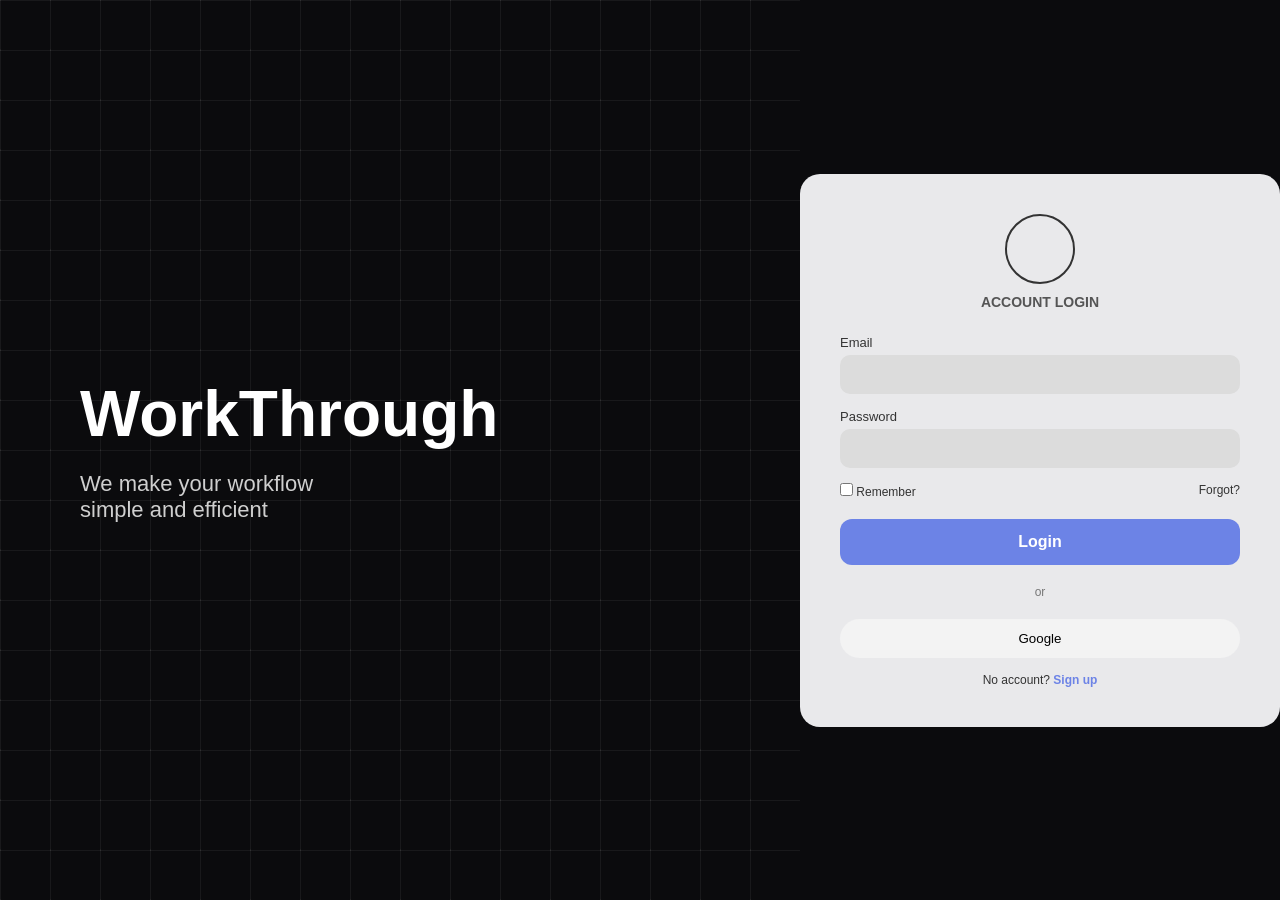
<file: index.html>
<!DOCTYPE html>
<html lang="en">
<head>
<meta charset="UTF-8">
<meta name="viewport" content="width=device-width, initial-scale=1.0">
<title>Auth UI</title>
<style>
* {
  margin: 0;
  padding: 0;
  box-sizing: border-box;
  font-family: Arial, sans-serif;
}
body {
  height: 100vh;
  display: flex;
  background: #0b0b0d;
  color: white;
}
/* LEFT */
.left {
  flex: 1;
  position: relative;
  padding: 80px;
  display: flex;
  flex-direction: column;
  justify-content: center;
  overflow: hidden;
  background:
    linear-gradient(rgba(255,255,255,0.06) 1px, transparent 1px),
    linear-gradient(90deg, rgba(255,255,255,0.06) 1px, transparent 1px),
    linear-gradient(60deg, rgba(255,255,255,0.04) 1px, transparent 1px),
    linear-gradient(120deg, rgba(255,255,255,0.04) 1px, transparent 1px);
  background-size: 50px 50px;
  background-color: #0b0b0d;
}
.left h1 {
  font-size: 64px;
  font-weight: 800;
}
.left p {
  margin-top: 20px;
  font-size: 22px;
  color: #cfcfcf;
}
/* RIGHT */
.right {
  width: 480px;
  display: flex;
  justify-content: center;
  align-items: center;
}
.card {
  width: 100%;
  background: #e9e9eb;
  border-radius: 20px;
  padding: 40px;
  color: #333;
}
.icon {
  width: 70px;
  height: 70px;
  border-radius: 50%;
  border: 2px solid #333;
  margin: 0 auto 10px;
}
.title {
  text-align: center;
  margin-bottom: 25px;
  font-size: 14px;
  text-transform: uppercase;
  font-weight: bold;
  color: #555;
}
.input-group {
  margin-bottom: 15px;
}
.input-group label {
  font-size: 13px;
  display: block;
  margin-bottom: 5px;
}
.input-group input {
  width: 100%;
  padding: 12px;
  border-radius: 10px;
  border: none;
  background: #dcdcdc;
  outline: none;
}
.input-group input:focus {
  background: #d0d0d0;
}
.options {
  display: flex;
  justify-content: space-between;
  font-size: 12px;
  margin-bottom: 20px;
}
.btn {
  width: 100%;
  padding: 14px;
  border-radius: 12px;
  border: none;
  background: #6c83e6;
  color: white;
  font-size: 16px;
  cursor: pointer;
  font-weight: bold;
}
.btn:hover {
  background: #5a71d1;
}
.divider {
  text-align: center;
  margin: 20px 0;
  font-size: 12px;
  color: #777;
}
.google {
  width: 100%;
  padding: 12px;
  border-radius: 20px;
  border: none;
  background: #f3f3f3;
  cursor: pointer;
}
.footer {
  text-align: center;
  font-size: 12px;
  margin-top: 15px;
}
.footer a {
  color: #6c83e6;
  text-decoration: none;
  cursor: pointer;
  font-weight: bold;
}
.hidden {
  display: none !important;
}
</style>
</head>
<body>

<div class="left">
  <h1>WorkThrough</h1>
  <p>We make your workflow<br>simple and efficient</p>
</div>

<div class="right">
  <div class="card">
    <form id="login" onsubmit="handleLogin(event)">
      <div class="icon"></div>
      <div class="title">account login</div>
      <div class="input-group">
        <label>Email</label>
        <input type="email" id="loginEmail" required>
      </div>
      <div class="input-group">
        <label>Password</label>
        <input type="password" id="loginPassword" required>
      </div>
      <div class="options">
        <span><input type="checkbox"> Remember</span>
        <span>Forgot?</span>
      </div>
      <button type="submit" class="btn">Login</button>
      <div class="divider">or</div>
      <button type="button" class="google" onclick="alert('구글 로그인 연동이 필요합니다.')">Google</button>
      <div class="footer">
        No account? <a onclick="toggle()">Sign up</a>
      </div>
    </form>

    <form id="signup" class="hidden" onsubmit="handleSignUp(event)">
      <div class="icon"></div>
      <div class="title">create account</div>
      <div class="input-group">
        <label>Name</label>
        <input type="text" id="signupName" required>
      </div>
      <div class="input-group">
        <label>Email</label>
        <input type="email" id="signupEmail" required>
      </div>
      <div class="input-group">
        <label>Password</label>
        <input type="password" id="signupPassword" required>
      </div>
      <button type="submit" class="btn">Sign Up</button>
      <div class="footer">
        Already have one? <a onclick="toggle()">Login</a>
      </div>
    </form>
  </div>
</div>

<script>
function toggle() {
  const loginForm = document.getElementById('login');
  const signupForm = document.getElementById('signup');
  loginForm.reset();
  signupForm.reset();
  loginForm.classList.toggle('hidden');
  signupForm.classList.toggle('hidden');
}

function handleSignUp(event) {
  event.preventDefault();
  const name = document.getElementById('signupName').value;
  const email = document.getElementById('signupEmail').value;
  const password = document.getElementById('signupPassword').value;

  let users = JSON.parse(localStorage.getItem('users')) || [];
  const isExist = users.some(user => user.email === email);
  if (isExist) {
    alert('이미 등록된 이메일입니다.');
    return;
  }

  users.push({ name, email, password });
  localStorage.setItem('users', JSON.stringify(users));
  alert('회원가입이 완료되었습니다! 로그인해 주세요.');
  toggle();
}

function handleLogin(event) {
  event.preventDefault(); 
  const email = document.getElementById('loginEmail').value;
  const password = document.getElementById('loginPassword').value;
  const users = JSON.parse(localStorage.getItem('users')) || [];
  const user = users.find(u => u.email === email && u.password === password);

  if (user) {
    sessionStorage.setItem('isLoggedIn', 'true');
    sessionStorage.setItem('userName', user.name);
    alert(`${user.name}님, 환영합니다!`);
    location.href = 'workspace.html'; 
  } else {
    alert('이메일 또는 비밀번호가 올바르지 않습니다.');
  }
}
</script>
</body>
</html>
</file>
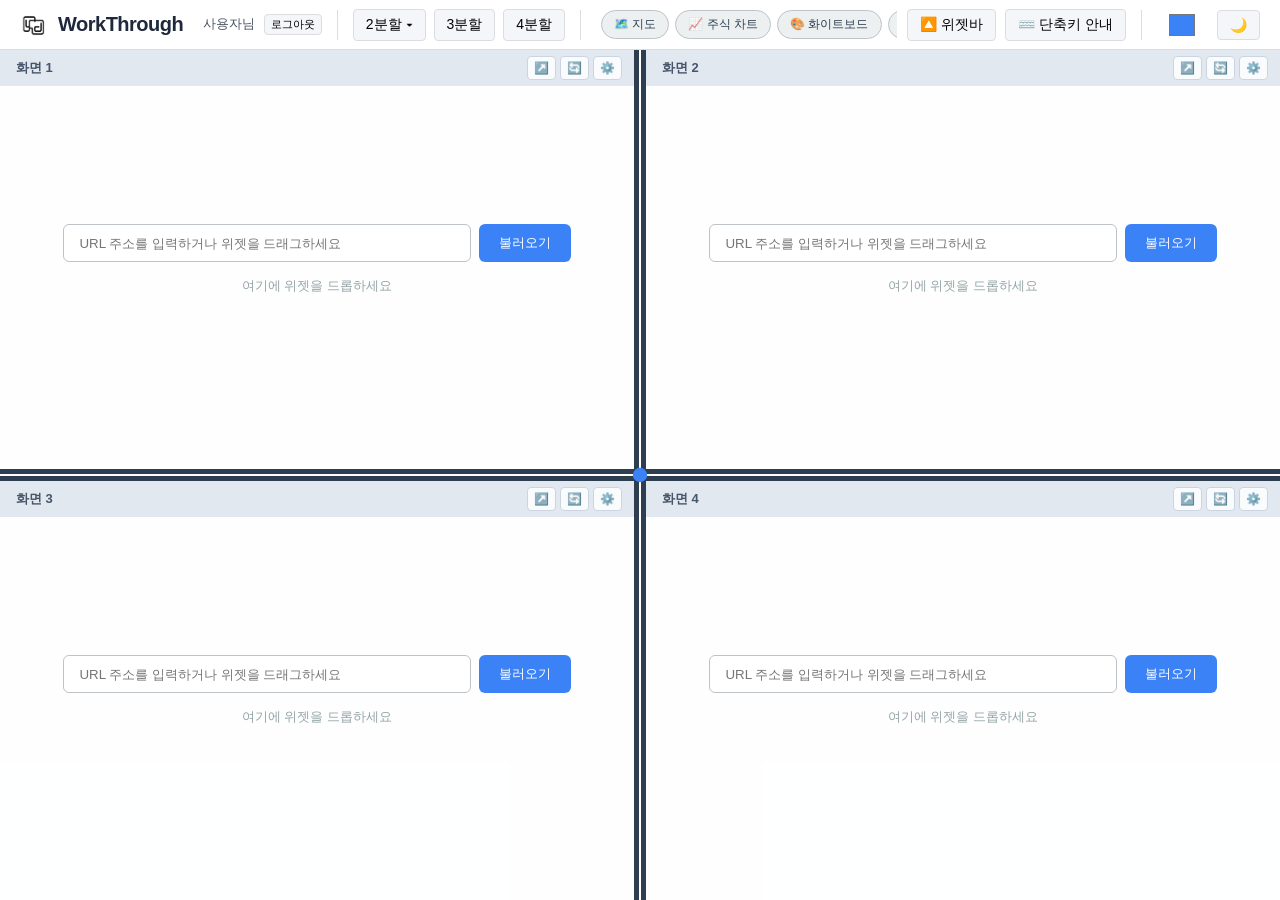
<file: workspace.html>
<!DOCTYPE html>
<html lang="ko">

<head>
    <meta charset="UTF-8">
    <meta name="viewport" content="width=device-width, initial-scale=1.0">
    <title>Workspace Splitter</title>
    <link rel="stylesheet" href="wt.css">
</head>

<body>

    <header class="controls">
        

        <div class="logo" onclick="resetWorkspace()" style="cursor: pointer;" title="클릭 시 전체 초기화">
            <img src="WorkThrough (1).png" alt="WorkThrough Logo Icon" class="logo-img">
            <span class="logo-text">WorkThrough</span>
        </div>

        <div class="user-status" style="margin-left: 10px; font-size: 13px; color: #4b5563;">
            <span id="user-display-name">사용자</span>님
            <button onclick="handleLogout()"
                style="padding: 2px 6px; font-size: 11px; margin-left: 5px; cursor: pointer;">로그아웃</button>
        </div>
        <div class="divider"></div>

        <div class="layout-buttons">
            <div class="dropdown-container">
                <button onclick="toggleDropdown(event)" class="dropdown-btn">2분할 ▾</button>
                <div class="dropdown-menu" id="dropdown-2pane">
                    <div class="dropdown-title">분할 축 선택</div>
                    <div class="axis-btn-group">
                        <button onclick="changeLayout('layout-2-h')" title="X축 가로 경계선 (상하 분할)"><span
                                class="axis-icon axis-x"></span>X축 화면</button>
                        <button onclick="changeLayout('layout-2-v')" title="Y축 세로 경계선 (좌우 분할)"><span
                                class="axis-icon axis-y"></span>Y축 화면</button>
                    </div>
                </div>
            </div>
            <button onclick="changeLayout('layout-3')">3분할</button>
            <button onclick="changeLayout('layout-4')">4분할</button>
        </div>

        <div class="divider"></div>

        <div class="widget-container" id="widget-container">
            <div class="draggable-widget" draggable="true" data-type="map">🗺️ 지도</div>
            <div class="draggable-widget" draggable="true" data-type="chart">📈 주식 차트</div>
            <div class="draggable-widget" draggable="true" data-type="excalidraw">🎨 화이트보드</div>
            <div class="draggable-widget" draggable="true" data-type="photopea">📷 포토샵</div>
            <div class="draggable-widget" draggable="true" data-type="codepen">💻 CodePen</div>
            <div class="draggable-widget" draggable="true" data-type="jsfiddle">⚡ JSFiddle</div>
            <div class="draggable-widget" draggable="true" data-type="stackblitz">🚀 StackBlitz</div>
            <div class="draggable-widget" draggable="true" data-type="stopwatch">⏱️ 기본 스톱워치</div>
            <div class="draggable-widget" draggable="true" data-type="timer">⏳ 기본 타이머</div>
            <div class="draggable-widget" draggable="true" data-type="custom-stopwatch">⏱️ 맞춤 스톱워치</div>
            <div class="draggable-widget" draggable="true" data-type="custom-timer">⏳ 맞춤 타이머</div>
        </div>

        <div class="shortcut-container">
            <button onclick="toggleWidgetDock()" title="위젯 바 숨기기/보이기" style="margin-right: 5px;">🔼 위젯바</button>
            <button onclick="toggleShortcutHelp(event)" class="shortcut-help-btn" title="단축키 가이드 보기">⌨️ 단축키 안내</button>
            <div class="shortcut-help-menu" id="shortcut-help-menu">
                <div class="dropdown-title">전역 조작 단축키</div>
                <ul class="shortcut-list">
                    <li><span class="kbd">Ctrl</span>+<span class="kbd">1</span> <span>세로 2분할</span></li>
                    <li><span class="kbd">Ctrl</span>+<span class="kbd">2</span> <span>기본 3분할</span></li>
                    <li><span class="kbd">Ctrl</span>+<span class="kbd">3</span> <span>전체 4분할</span></li>
                    <li><span class="kbd">Ctrl</span>+<span class="kbd">R</span> <span>마우스 위치 창 새로고침</span></li>
                    <li><span class="kbd">Esc</span> <span>마우스 위치 창 주소 초기화</span></li>
                    <li><span class="kbd">Ctrl</span>+<span class="kbd">Space</span> <span>컨트롤바 축소</span></li>
                </ul>
            </div>
        </div>

        <div class="divider"></div>
        <div class="theme-picker" title="워크스페이스 테마 색상 변경">
            <input type="color" id="theme-color-picker" value="#3b82f6" onchange="updateThemeColor(this.value)">
        </div>
    </header>

    <main class="workspace layout-4" id="workspace">

        <div class="pane tl">
            <div class="pane-header" draggable="true" title="드래그하여 다른 화면과 위치 교환">
                <div class="pane-title" contenteditable="true" spellcheck="false">화면 1</div>
                <div class="pane-controls">
                    <button onclick="openPip(this)" title="새 창(PIP)으로 열기">↗️</button>
                    <button onclick="refreshPane(this)" title="새로고침">🔄</button>
                    <button onclick="resetPane(this)" title="주소 초기화">⚙️</button>
                </div>
            </div>
            <iframe src="about:blank" frameborder="0"></iframe>
            <div class="custom-widget-holder"></div>
            <div class="url-overlay">
                <div class="input-group">
                    <input type="text" placeholder="URL 주소를 입력하거나 위젯을 드래그하세요">
                    <button onclick="loadUrl(this)">불러오기</button>
                </div>
                <div class="drop-hint">여기에 위젯을 드롭하세요</div>
            </div>
        </div>

        <div class="pane tr">
            <div class="pane-header" draggable="true" title="드래그하여 다른 화면과 위치 교환">
                <div class="pane-title" contenteditable="true" spellcheck="false">화면 2</div>
                <div class="pane-controls">
                    <button onclick="openPip(this)" title="새 창(PIP)으로 열기">↗️</button>
                    <button onclick="refreshPane(this)" title="새로고침">🔄</button>
                    <button onclick="resetPane(this)" title="주소 초기화">⚙️</button>
                </div>
            </div>
            <iframe src="about:blank" frameborder="0"></iframe>
            <div class="custom-widget-holder"></div>
            <div class="url-overlay">
                <div class="input-group">
                    <input type="text" placeholder="URL 주소를 입력하거나 위젯을 드래그하세요">
                    <button onclick="loadUrl(this)">불러오기</button>
                </div>
                <div class="drop-hint">여기에 위젯을 드롭하세요</div>
            </div>
        </div>

        <div class="pane bl">
            <div class="pane-header" draggable="true" title="드래그하여 다른 화면과 위치 교환">
                <div class="pane-title" contenteditable="true" spellcheck="false">화면 3</div>
                <div class="pane-controls">
                    <button onclick="openPip(this)" title="새 창(PIP)으로 열기">↗️</button>
                    <button onclick="refreshPane(this)" title="새로고침">🔄</button>
                    <button onclick="resetPane(this)" title="주소 초기화">⚙️</button>
                </div>
            </div>
            <iframe src="about:blank" frameborder="0"></iframe>
            <div class="custom-widget-holder"></div>
            <div class="url-overlay">
                <div class="input-group">
                    <input type="text" placeholder="URL 주소를 입력하거나 위젯을 드래그하세요">
                    <button onclick="loadUrl(this)">불러오기</button>
                </div>
                <div class="drop-hint">여기에 위젯을 드롭하세요</div>
            </div>
        </div>

        <div class="pane br">
            <div class="pane-header" draggable="true" title="드래그하여 다른 화면과 위치 교환">
                <div class="pane-title" contenteditable="true" spellcheck="false">화면 4</div>
                <div class="pane-controls">
                    <button onclick="openPip(this)" title="새 창(PIP)으로 열기">↗️</button>
                    <button onclick="refreshPane(this)" title="새로고침">🔄</button>
                    <button onclick="resetPane(this)" title="주소 초기화">⚙️</button>
                </div>
            </div>
            <iframe src="about:blank" frameborder="0"></iframe>
            <div class="custom-widget-holder"></div>
            <div class="url-overlay">
                <div class="input-group">
                    <input type="text" placeholder="URL 주소를 입력하거나 위젯을 드래그하세요">
                    <button onclick="loadUrl(this)">불러오기</button>
                </div>
                <div class="drop-hint">여기에 위젯을 드롭하세요</div>
            </div>
        </div>

        <div class="resizer-v" id="resizer-v" title="더블클릭 시 세로 비율 초기화"></div>
        <div class="resizer-h" id="resizer-h" title="더블클릭 시 가로 비율 초기화"></div>
        <div class="resizer-center" id="resizer-center" title="더블클릭 시 전체 비율 초기화"></div>
    </main>

    <script src="wt.js"></script>
</body>

</html>
</file>
<file: wt.css>
/* ==========================================
   1. 기본 리셋 및 루트 설정 (수정됨)
========================================== */
* { box-sizing: border-box; margin: 0; padding: 0; }
body { overflow: hidden; font-family: 'Segoe UI', Tahoma, Geneva, Verdana, sans-serif; }

:root {
    --x: 50%; --y: 50%; --rs: 12px;
    --brand-color: #3b82f6; /* 추가됨: 컬러 피커 변수 */
}

/* ==========================================
   2. 상단 컨트롤 바 및 로고 스타일
========================================== */
.controls {
    height: 50px;
    background-color: #ffffff;
    border-bottom: 1px solid #dcdde1;
    display: flex;
    align-items: center;
    padding: 0 20px;
    gap: 10px;
}
.logo { display: flex; align-items: center; gap: 10px; flex-shrink: 0; user-select: none; }
.logo .logo-img { height: 28px; width: auto; object-fit: contain; }
.logo .logo-text { font-size: 20px; font-weight: 700; color: #1e293b; letter-spacing: -0.5px; }

.layout-buttons { display: flex; gap: 8px; white-space: nowrap; }
.controls button { padding: 6px 12px; background-color: #f5f6fa; border: 1px solid #dcdde1; border-radius: 4px; cursor: pointer; font-size: 14px; }

/* 수정됨: 상단 컨트롤 바 버튼 호버 */
.controls button:hover { background-color: var(--brand-color); color: white; border-color: var(--brand-color); }

.divider { width: 1px; height: 30px; background-color: #dcdde1; margin: 0 5px; flex-shrink: 0; }

/* 테마 컬러 피커 스타일 (추가됨) */
.theme-picker {
    display: flex;
    align-items: center;
    padding: 0 10px;
}
#theme-color-picker {
    width: 30px;
    height: 30px;
    border: none;
    cursor: pointer;
    background: none;
}

/* ==========================================
   3. 위젯 독 (Widget Dock)
========================================== */
.widget-container {
    display: flex;
    gap: 6px;
    align-items: center;
    overflow-x: auto;
    flex: 1;
    padding: 0 5px;
    transition: opacity 0.3s ease, max-width 0.3s ease;
}
.widget-container::-webkit-scrollbar { display: none; }
.widget-container.collapsed { opacity: 0; pointer-events: none; max-width: 0; overflow: hidden; padding: 0; margin: 0; }

.draggable-widget {
    padding: 5px 12px; background-color: #ecf0f1; color: #2c3e50; border: 1px solid #bdc3c7; border-radius: 20px;
    font-size: 12px; cursor: grab; user-select: none; white-space: nowrap; flex-shrink: 0; transition: transform 0.1s, background-color 0.2s;
}
.draggable-widget:hover { background-color: #dfe4ea; transform: translateY(-1px); }
.draggable-widget:active { cursor: grabbing; transform: translateY(0); }

/* ==========================================
   4. 작업 공간 & 화면 구조 (Pane & Focus Highlight)
========================================== */
.workspace {
    display: grid; width: 100vw; height: calc(100vh - 50px); background-color: #2c3e50;
    grid-template-columns: calc(var(--x) - var(--rs) / 2) var(--rs) calc(100% - var(--x) - var(--rs) / 2);
    grid-template-rows: calc(var(--y) - var(--rs) / 2) var(--rs) calc(100% - var(--y) - var(--rs) / 2);
}

.pane {
    background-color: #f5f6fa;
    position: relative;
    display: flex;
    flex-direction: column;
    overflow: hidden;
    transition: border 0.2s, box-shadow 0.2s;
}

/* 🎯 활성 화면 하이라이트 (Focus) - 수정됨 */
.pane.active-focus {
    box-shadow: inset 0 0 0 3px var(--brand-color);
    z-index: 2;
}

/* 🏷️ 화면 상단 타이틀 바 (Drag Swap Handle) */
.pane-header {
    display: flex;
    justify-content: space-between;
    align-items: center;
    padding: 6px 12px;
    background-color: #e2e8f0;
    cursor: grab;
    user-select: none;
    z-index: 10;
}
.pane-header:active { cursor: grabbing; }

.pane-title {
    font-size: 13px;
    font-weight: 700;
    color: #475569;
    outline: none;
    border-radius: 4px;
    padding: 2px 4px;
    transition: background 0.2s;
}

/* 수정됨: 화면 이름(타이틀) 클릭 시 테두리 */
.pane-title:focus { background-color: rgba(255, 255, 255, 0.8); box-shadow: 0 0 0 2px var(--brand-color); }

.pane-controls { display: flex; gap: 4px; }
.pane-controls button {
    background-color: rgba(255, 255, 255, 0.8); border: 1px solid #cbd5e1; border-radius: 4px;
    padding: 4px 6px; cursor: pointer; font-size: 12px; transition: 0.2s;
}
.pane-controls button:hover { background-color: #ffffff; box-shadow: 0 1px 2px rgba(0,0,0,0.1); }

/* 내부 콘텐츠(iframe, 오버레이) 확장 */
.pane iframe, .custom-widget-holder, .url-overlay { flex: 1; height: 100%; border: none; position: relative; }

.tl { grid-area: 1 / 1 / 2 / 2; }
.tr { grid-area: 1 / 3 / 2 / 4; }
.bl { grid-area: 3 / 1 / 4 / 2; }
.br { grid-area: 3 / 3 / 4 / 4; }

.layout-3 .bl { display: none; }
.layout-3 .tl { grid-area: 1 / 1 / 4 / 2; }
.layout-3 .resizer-h { grid-area: 2 / 3 / 3 / 4; }

/* ==========================================
   5. 크기 조절 선 (Resizers)
========================================== */
.resizer-v { grid-area: 1 / 2 / 4 / 3; cursor: col-resize; background-color: transparent; position: relative; z-index: 10; }
.resizer-v::after { content: ''; position: absolute; top: 0; bottom: 0; left: 50%; transform: translateX(-50%); width: 2px; background-color: #ffffff; }
.resizer-h { grid-area: 2 / 1 / 3 / 4; cursor: row-resize; background-color: transparent; position: relative; z-index: 10; }
.resizer-h::after { content: ''; position: absolute; left: 0; right: 0; top: 50%; transform: translateY(-50%); height: 2px; background-color: #ffffff; }

/* 수정됨: 화면 십자 중앙 크기 조절기 */
.resizer-center { grid-area: 2 / 2 / 3 / 3; cursor: move; background-color: var(--brand-color); z-index: 20; border-radius: 50%; transform: scale(1.2); transition: transform 0.1s; }
.resizer-center:hover { transform: scale(1.4); }

.workspace.is-dragging, .workspace.is-dragging-widget { user-select: none; }
.workspace.is-dragging iframe, .workspace.is-dragging-widget iframe { pointer-events: none; }

/* ==========================================
   6. URL 오버레이 및 드롭 피드백
========================================== */
.url-overlay {
    position: absolute; top: 0; left: 0; right: 0; bottom: 0;
    background-color: rgba(255, 255, 255, 0.95); display: flex; flex-direction: column; justify-content: center; align-items: center; z-index: 5;
}
.input-group { display: flex; gap: 8px; width: 80%; }
.input-group input { flex: 1; padding: 10px 15px; border: 1px solid #bdc3c7; border-radius: 6px; outline: none; }

/* 수정됨: URL '불러오기' 버튼 */
.input-group button { padding: 10px 20px; background-color: var(--brand-color); color: white; border: none; border-radius: 6px; cursor: pointer; transition: background-color 0.2s; }
.input-group button:hover { filter: brightness(0.9); }

.drop-hint { margin-top: 15px; font-size: 13px; color: #95a5a6; pointer-events: none; }

/* 수정됨: 위젯을 드래그해서 올려놓을 때 테두리 */
.pane.drag-over::after {
    content: ''; position: absolute; top: 0; left: 0; right: 0; bottom: 0;
    background-color: rgba(255, 255, 255, 0.5); border: 3px dashed var(--brand-color); z-index: 20; pointer-events: none;
}

/* ==========================================
   7. 드롭다운 및 단축키 메뉴
========================================== */
.dropdown-container, .shortcut-container { position: relative; display: inline-block; }
.dropdown-menu, .shortcut-help-menu {
    display: none; position: absolute; top: calc(100% + 8px); background-color: #ffffff;
    box-shadow: 0px 10px 25px rgba(0, 0, 0, 0.15); border: 1px solid #dcdde1; border-radius: 8px; z-index: 110; padding: 12px;
}
.dropdown-menu { left: 50%; transform: translateX(-50%); min-width: 220px; }
.shortcut-help-menu { right: 0; width: 280px; }
.dropdown-menu.show, .shortcut-help-menu.show { display: block; }
.dropdown-title { font-size: 11px; font-weight: bold; color: #7f8c8d; text-transform: uppercase; margin-bottom: 8px; text-align: center; }

.axis-btn-group { display: flex; gap: 8px; }
.axis-btn-group button { flex: 1; display: flex; flex-direction: column; align-items: center; justify-content: center; gap: 6px; padding: 10px 4px !important; background-color: #f5f6fa !important; border: 1px solid #dcdde1 !important; border-radius: 6px !important; font-size: 12px !important; color: #2c3e50 !important; cursor: pointer; }

/* 수정됨: X축/Y축 분할 버튼 호버 */
.axis-btn-group button:hover { background-color: var(--brand-color) !important; color: #ffffff !important; border-color: var(--brand-color) !important; }

.axis-icon { display: block; width: 32px; height: 24px; border: 1px dashed #7f8c8d; position: relative; background-color: rgba(255, 255, 255, 0.5); border-radius: 3px; }
.axis-icon.axis-x::after { content: ''; position: absolute; left: 0; right: 0; top: 50%; height: 2px; background-color: #2c3e50; transform: translateY(-50%); }
.axis-icon.axis-y::after { content: ''; position: absolute; top: 0; bottom: 0; left: 50%; width: 2px; background-color: #2c3e50; transform: translateX(-50%); }

.shortcut-list { list-style: none; margin: 5px 0 0 0; padding: 0; }
.shortcut-list li { display: flex; align-items: center; gap: 4px; font-size: 12px; color: #4b5563; padding: 6px 0; border-bottom: 1px dashed #f3f4f6; }
.shortcut-list li:last-child { border-bottom: none; }
.shortcut-list li span:last-child { margin-left: auto; color: #1f2937; font-weight: 500; }
.kbd { background-color: #f3f4f6; border: 1px solid #d1d5db; border-radius: 4px; padding: 2px 5px; font-family: monospace; font-size: 10px; font-weight: bold; color: #374151; box-shadow: 0 1px 0 rgba(0, 0, 0, 0.15); }

/* ==========================================
   8. 레이아웃 상태 처리
========================================== */
.layout-2-v .bl, .layout-2-v .br, .layout-2-v .resizer-h, .layout-2-v .resizer-center { display: none; }
.layout-2-v .tl { grid-area: 1 / 1 / 4 / 2; } .layout-2-v .tr { grid-area: 1 / 3 / 4 / 4; }
.layout-2-v .resizer-v { grid-area: 1 / 2 / 4 / 3; display: block !important; }
.layout-2-h .tr, .layout-2-h .br, .layout-2-h .resizer-v, .layout-2-h .resizer-center { display: none; }
.layout-2-h .tl { grid-area: 1 / 1 / 2 / 4; } .layout-2-h .bl { grid-area: 3 / 1 / 4 / 4; display: block !important; }
.layout-2-h .resizer-h { grid-area: 2 / 1 / 3 / 4; display: block !important; }
.pane.hidden { display: none !important; }

/* ==========================================
   9. 다크모드 테마
========================================== */
body.dark-mode { background-color: #1e272e; color: #f5f6fa; }
body.dark-mode .controls { background-color: #1e272e; border-bottom: 1px solid #3d4852; }
body.dark-mode .logo .logo-img { filter: invert(1) brightness(2); }
body.dark-mode .logo .logo-text { color: #f8fafc; }
body.dark-mode .divider { background-color: #3d4852; }
body.dark-mode .controls button { background-color: #2f3640; color: #f5f6fa; border-color: #3d4852; }

/* 수정됨: 다크모드 상단 컨트롤 바 버튼 호버 */
body.dark-mode .controls button:hover { background-color: var(--brand-color); color: white; border-color: var(--brand-color); }

body.dark-mode .draggable-widget { background-color: #2f3640; color: #f5f6fa; border-color: #3d4852; }
body.dark-mode .draggable-widget:hover { background-color: #3d4852; }
body.dark-mode .workspace { background-color: #1e272e; }

/* 다크모드 Pane 및 헤더 */
body.dark-mode .pane { background-color: #2f3640; }
body.dark-mode .pane-header { background-color: #1e293b; border-bottom: 1px solid #334155; }
body.dark-mode .pane-title { color: #cbd5e1; }

/* 수정됨: 다크모드 타이틀 클릭 시 테두리 */
body.dark-mode .pane-title:focus { background-color: #334155; box-shadow: 0 0 0 2px var(--brand-color); }

body.dark-mode .pane-controls button { background-color: #334155; color: #f1f5f9; border-color: #475569; }
body.dark-mode .pane-controls button:hover { background-color: #475569; }

body.dark-mode .url-overlay { background-color: rgba(47, 54, 64, 0.95); }
body.dark-mode .input-group input { background-color: #1e272e; color: #f5f6fa; border-color: #3d4852; }
body.dark-mode .drop-hint { color: #bdc3c7; }
body.dark-mode .dropdown-menu, body.dark-mode .shortcut-help-menu { background-color: #2f3640; border-color: #3d4852; box-shadow: 0px 10px 25px rgba(0, 0, 0, 0.4); }
body.dark-mode .axis-btn-group button { background-color: #1e272e !important; border-color: #3d4852 !important; color: #f5f6fa !important; }

/* 수정됨: 다크모드 X축/Y축 분할 버튼 호버 */
body.dark-mode .axis-btn-group button:hover { background-color: var(--brand-color) !important; border-color: var(--brand-color) !important; }

body.dark-mode .shortcut-list li { color: #bdc3c7; border-bottom: 1px dashed #3d4852; }
body.dark-mode .shortcut-list li span:last-child { color: #f5f6fa; }
body.dark-mode .kbd { background-color: #1e272e; border-color: #4b5563; color: #f5f6fa; box-shadow: 0 1px 0 rgba(255, 255, 255, 0.1); }
.dark-toggle-btn { margin-left: auto; cursor: pointer; font-size: 18px; padding: 6px 10px; background: none; border: none; }
body.dark-mode .dark-toggle-btn:hover { background-color: #3d4852; }

/* ==========================================
   10. 맞춤형 내장 위젯 (스톱워치 & 타이머)
========================================== */
.custom-widget-holder { position: absolute; top: 0; left: 0; width: 100%; height: 100%; display: none; background-color: #f8fafc; z-index: 4; }
.pane.has-custom-widget .custom-widget-holder { display: block; }
.pane.has-custom-widget iframe, .pane.has-custom-widget .url-overlay { display: none !important; }

.cw-container { width: 100%; height: 100%; display: flex; flex-direction: column; justify-content: center; align-items: center; padding: 20px; font-family: inherit; }
.cw-title { font-size: 16px; font-weight: 600; color: #64748b; margin-bottom: 15px; }
.cw-display { font-size: 48px; font-weight: 800; font-family: monospace; color: #1e293b; margin-bottom: 25px; background: #e2e8f0; padding: 10px 30px; border-radius: 12px; letter-spacing: 1px; box-shadow: inset 0 2px 4px rgba(0,0,0,0.05); }
.cw-controls { display: flex; gap: 12px; }
.cw-btn { padding: 10px 20px; font-size: 14px; font-weight: 600; border: none; border-radius: 8px; cursor: pointer; transition: all 0.15s ease; }

/* 맞춤형 위젯 시작 버튼 (수정됨) */
.cw-btn.start { background-color: var(--brand-color); color: white; } 
.cw-btn.start:hover { filter: brightness(0.9); }

.cw-btn.stop { background-color: #ef4444; color: white; } .cw-btn.stop:hover { background-color: #dc2626; }
.cw-btn.reset { background-color: #64748b; color: white; } .cw-btn.reset:hover { background-color: #475569; }

.cw-inputs { display: flex; gap: 8px; margin-bottom: 20px; align-items: center; }
.cw-input { width: 60px; padding: 8px; font-size: 18px; text-align: center; border: 1px solid #cbd5e1; border-radius: 6px; outline: none; }

body.dark-mode .custom-widget-holder { background-color: #1e293b; }
body.dark-mode .cw-title { color: #94a3b8; }
body.dark-mode .cw-display { background: #0f172a; color: #38bdf8; }
body.dark-mode .cw-input { background-color: #0f172a; color: white; border-color: #334155; }
/* ==========================================
   13. 젠 모드 (Zen Mode / 전체화면)
========================================== */
body.zen-mode .controls {
    display: none !important;
}
body.zen-mode .workspace {
    height: 100vh !important;
}
</file>
